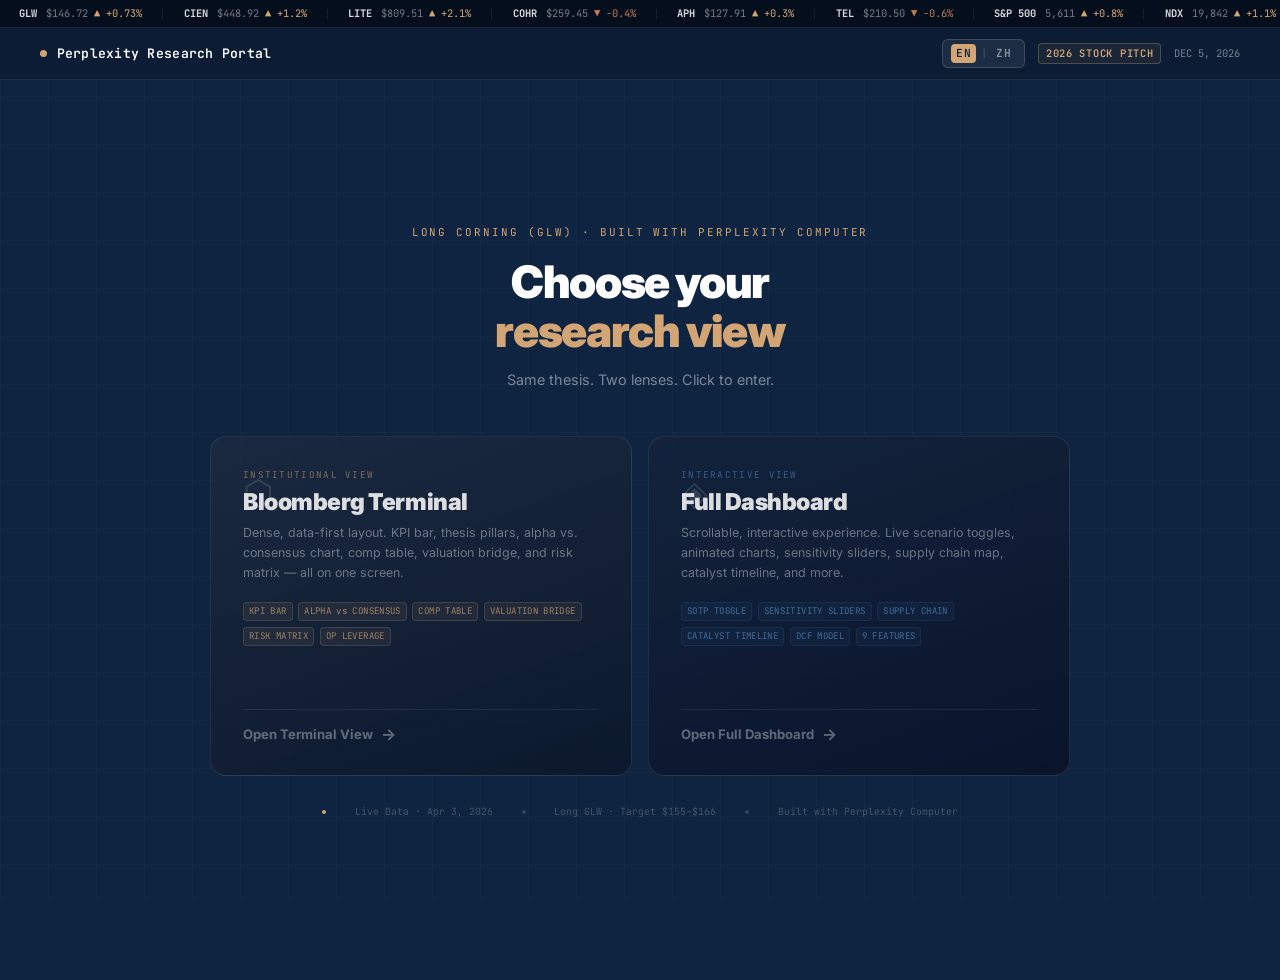
<file: index.html>
<!DOCTYPE html>
<html>
<head>
<meta charset="UTF-8">
<meta http-equiv="refresh" content="0; url=portal.html">
<title>GLW Research — Redirecting...</title>
<script>window.location.replace('portal.html');</script>
</head>
<body></body>
</html>
</file>
